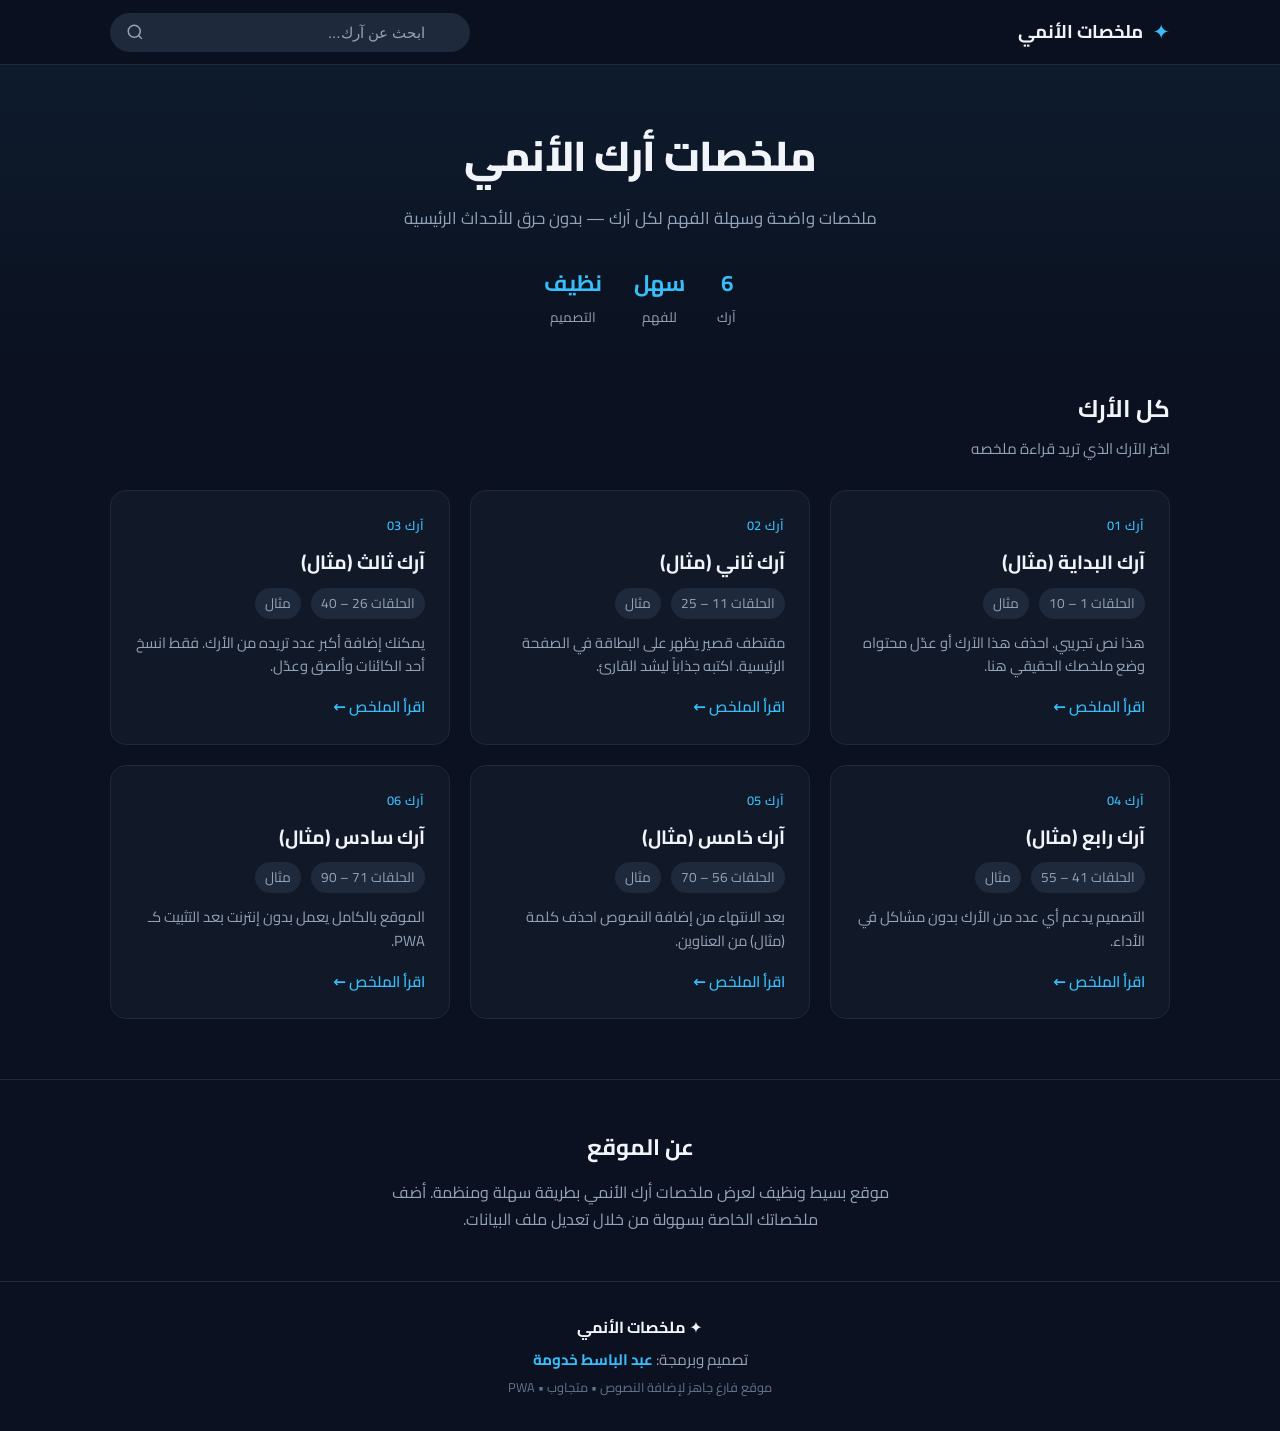
<file: index.html>
<!DOCTYPE html>
<html lang="ar" dir="rtl">
<head>
  <meta charset="UTF-8" />
  <meta name="viewport" content="width=device-width, initial-scale=1.0, viewport-fit=cover" />
  <meta name="theme-color" content="#0f172a" />
  <meta name="description" content="ملخصات أرك الأنمي - تصميم نظيف وسهل الاستخدام" />
  <meta name="author" content="عبد الباسط خدومة" />
  <title>ملخصات الأنمي | عبد الباسط خدومة</title>

  <!-- PWA -->
  <link rel="manifest" href="manifest.json" />
  <link rel="apple-touch-icon" href="icons/icon-192.png" />
  <meta name="apple-mobile-web-app-capable" content="yes" />
  <meta name="apple-mobile-web-app-status-bar-style" content="black-translucent" />

  <!-- Fonts -->
  <link rel="preconnect" href="https://fonts.googleapis.com" />
  <link rel="preconnect" href="https://fonts.gstatic.com" crossorigin />
  <link href="https://fonts.googleapis.com/css2?family=Cairo:wght@400;500;600;700;800&display=swap" rel="stylesheet" />

  <link rel="stylesheet" href="css/style.css" />
</head>
<body>
  <!-- Header -->
  <header class="header">
    <div class="container header-inner">
      <a href="index.html" class="logo">
        <span class="logo-icon">✦</span>
        <span class="logo-text">ملخصات الأنمي</span>
      </a>

      <div class="search-box">
        <input type="search" id="searchInput" placeholder="ابحث عن آرك..." autocomplete="off" />
        <svg class="search-icon" viewBox="0 0 24 24" fill="none" stroke="currentColor" stroke-width="2">
          <circle cx="11" cy="11" r="8"></circle>
          <path d="m21 21-4.35-4.35"></path>
        </svg>
      </div>

      <button class="menu-toggle" id="menuToggle" aria-label="القائمة">
        <span></span><span></span><span></span>
      </button>
    </div>
  </header>

  <!-- Mobile Nav -->
  <nav class="mobile-nav" id="mobileNav">
    <a href="index.html" class="active">الرئيسية</a>
    <a href="#arcs">كل الأرك</a>
    <a href="#about">عن الموقع</a>
  </nav>

  <!-- Hero -->
  <section class="hero">
    <div class="container">
      <h1>ملخصات أرك الأنمي</h1>
      <p class="hero-sub">ملخصات واضحة وسهلة الفهم لكل آرك — بدون حرق للأحداث الرئيسية</p>
      <div class="hero-stats">
        <div class="stat">
          <span class="stat-num" id="arcsCount">0</span>
          <span class="stat-label">آرك</span>
        </div>
        <div class="stat">
          <span class="stat-num">سهل</span>
          <span class="stat-label">للفهم</span>
        </div>
        <div class="stat">
          <span class="stat-num">نظيف</span>
          <span class="stat-label">التصميم</span>
        </div>
      </div>
    </div>
  </section>

  <!-- Arcs Grid -->
  <main class="main">
    <div class="container">
      <div class="section-header">
        <h2 id="arcs">كل الأرك</h2>
        <p class="section-desc">اختر الآرك الذي تريد قراءة ملخصه</p>
      </div>

      <div class="arcs-grid" id="arcsGrid">
        <!-- يتم ملؤها ديناميكياً من js/data.js -->
      </div>

      <div class="empty-state" id="emptyState" hidden>
        <p>لا توجد نتائج مطابقة لبحثك</p>
      </div>
    </div>
  </main>

  <!-- About -->
  <section class="about" id="about">
    <div class="container">
      <h2>عن الموقع</h2>
      <p>
        موقع بسيط ونظيف لعرض ملخصات أرك الأنمي بطريقة سهلة ومنظمة.
        أضف ملخصاتك الخاصة بسهولة من خلال تعديل ملف البيانات.
      </p>
    </div>
  </section>

  <!-- Footer -->
  <footer class="footer">
    <div class="container">
      <p class="footer-brand">✦ ملخصات الأنمي</p>
      <p class="footer-credit">تصميم وبرمجة: <strong>عبد الباسط خدومة</strong></p>
      <p class="footer-note">موقع فارغ جاهز لإضافة النصوص • متجاوب • PWA</p>
    </div>
  </footer>

  <script src="js/data.js"></script>
  <script src="js/app.js"></script>
</body>
</html>
</file>
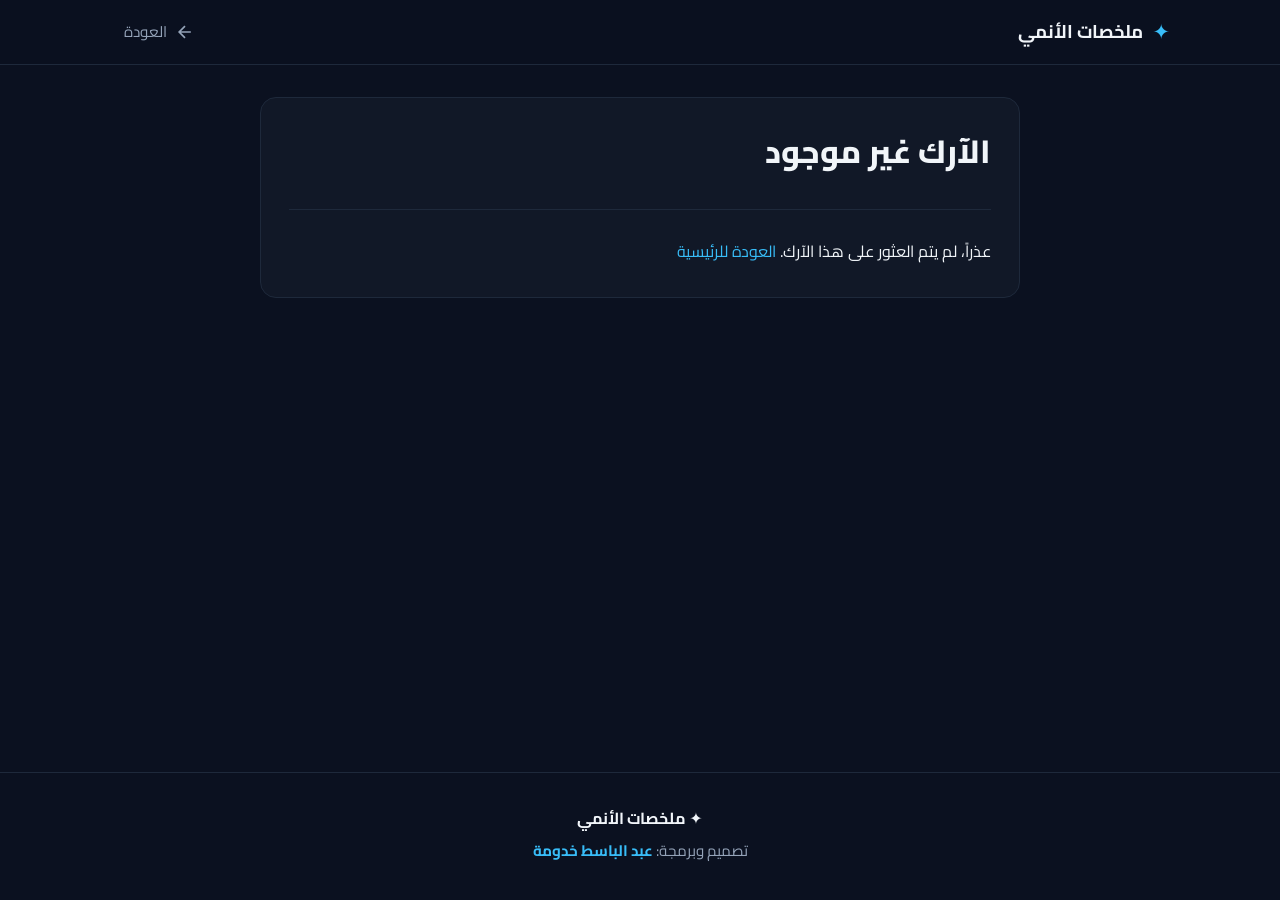
<file: arc.html>
<!DOCTYPE html>
<html lang="ar" dir="rtl">
<head>
  <meta charset="UTF-8" />
  <meta name="viewport" content="width=device-width, initial-scale=1.0, viewport-fit=cover" />
  <meta name="theme-color" content="#0f172a" />
  <meta name="author" content="عبد الباسط خدومة" />
  <title>ملخص الآرك | عبد الباسط خدومة</title>

  <link rel="manifest" href="manifest.json" />
  <link rel="apple-touch-icon" href="icons/icon-192.png" />
  <meta name="apple-mobile-web-app-capable" content="yes" />

  <link rel="preconnect" href="https://fonts.googleapis.com" />
  <link rel="preconnect" href="https://fonts.gstatic.com" crossorigin />
  <link href="https://fonts.googleapis.com/css2?family=Cairo:wght@400;500;600;700;800&display=swap" rel="stylesheet" />

  <link rel="stylesheet" href="css/style.css" />
</head>
<body>
  <header class="header">
    <div class="container header-inner">
      <a href="index.html" class="logo">
        <span class="logo-icon">✦</span>
        <span class="logo-text">ملخصات الأنمي</span>
      </a>

      <a href="index.html" class="back-btn">
        <svg viewBox="0 0 24 24" fill="none" stroke="currentColor" stroke-width="2" width="20" height="20">
          <path d="M19 12H5M12 19l-7-7 7-7"/>
        </svg>
        العودة
      </a>
    </div>
  </header>

  <main class="main arc-page">
    <div class="container">
      <article class="arc-article" id="arcContent">
        <!-- يتم ملؤها من JavaScript -->
        <div class="loading">جاري التحميل...</div>
      </article>
    </div>
  </main>

  <footer class="footer">
    <div class="container">
      <p class="footer-brand">✦ ملخصات الأنمي</p>
      <p class="footer-credit">تصميم وبرمجة: <strong>عبد الباسط خدومة</strong></p>
    </div>
  </footer>

  <script src="js/data.js"></script>
  <script src="js/arc.js"></script>
</body>
</html>
</file>
<file: css/style.css>
/* ===== Variables ===== */
:root {
  --bg: #0b1120;
  --bg-card: #111827;
  --bg-elevated: #1e293b;
  --border: #1e293b;
  --text: #f1f5f9;
  --text-muted: #94a3b8;
  --accent: #38bdf8;
  --accent-hover: #7dd3fc;
  --accent-soft: rgba(56, 189, 248, 0.12);
  --radius: 16px;
  --radius-sm: 10px;
  --shadow: 0 4px 24px rgba(0, 0, 0, 0.35);
  --transition: 0.25s ease;
  --font: 'Cairo', system-ui, -apple-system, sans-serif;
}

/* ===== Reset & Base ===== */
*, *::before, *::after {
  box-sizing: border-box;
  margin: 0;
  padding: 0;
}

html {
  scroll-behavior: smooth;
  -webkit-text-size-adjust: 100%;
}

body {
  font-family: var(--font);
  background: var(--bg);
  color: var(--text);
  line-height: 1.7;
  min-height: 100vh;
  display: flex;
  flex-direction: column;
}

img { max-width: 100%; display: block; }
a { color: inherit; text-decoration: none; }
button { font-family: inherit; cursor: pointer; border: none; background: none; }
ul, ol { list-style: none; }

.container {
  width: 100%;
  max-width: 1100px;
  margin: 0 auto;
  padding: 0 20px;
}

/* ===== Header ===== */
.header {
  position: sticky;
  top: 0;
  z-index: 100;
  background: rgba(11, 17, 32, 0.85);
  backdrop-filter: blur(16px);
  -webkit-backdrop-filter: blur(16px);
  border-bottom: 1px solid var(--border);
}

.header-inner {
  display: flex;
  align-items: center;
  justify-content: space-between;
  height: 64px;
  gap: 16px;
}

.logo {
  display: flex;
  align-items: center;
  gap: 10px;
  font-weight: 700;
  font-size: 1.15rem;
  white-space: nowrap;
}

.logo-icon {
  color: var(--accent);
  font-size: 1.3rem;
}

.search-box {
  position: relative;
  flex: 1;
  max-width: 360px;
}

.search-box input {
  width: 100%;
  background: var(--bg-elevated);
  border: 1px solid var(--border);
  border-radius: 999px;
  padding: 10px 44px 10px 18px;
  color: var(--text);
  font-size: 0.95rem;
  outline: none;
  transition: border-color var(--transition), box-shadow var(--transition);
}

.search-box input:focus {
  border-color: var(--accent);
  box-shadow: 0 0 0 3px var(--accent-soft);
}

.search-box input::placeholder {
  color: var(--text-muted);
}

.search-icon {
  position: absolute;
  left: 16px;
  top: 50%;
  transform: translateY(-50%);
  width: 18px;
  height: 18px;
  color: var(--text-muted);
  pointer-events: none;
}

.menu-toggle {
  display: none;
  flex-direction: column;
  gap: 5px;
  padding: 8px;
}

.menu-toggle span {
  display: block;
  width: 22px;
  height: 2px;
  background: var(--text);
  border-radius: 2px;
  transition: var(--transition);
}

.back-btn {
  display: flex;
  align-items: center;
  gap: 8px;
  color: var(--text-muted);
  font-size: 0.95rem;
  padding: 8px 14px;
  border-radius: 999px;
  transition: color var(--transition), background var(--transition);
}

.back-btn:hover {
  color: var(--accent);
  background: var(--accent-soft);
}

/* Mobile Nav */
.mobile-nav {
  display: none;
  flex-direction: column;
  background: var(--bg-card);
  border-bottom: 1px solid var(--border);
  padding: 12px 20px;
}

.mobile-nav a {
  padding: 12px 0;
  color: var(--text-muted);
  font-weight: 500;
  border-bottom: 1px solid var(--border);
}

.mobile-nav a:last-child { border-bottom: none; }
.mobile-nav a.active,
.mobile-nav a:hover { color: var(--accent); }

.mobile-nav.open { display: flex; }

/* ===== Hero ===== */
.hero {
  padding: 56px 0 40px;
  text-align: center;
  background: linear-gradient(180deg, rgba(56, 189, 248, 0.06) 0%, transparent 100%);
}

.hero h1 {
  font-size: clamp(1.8rem, 5vw, 2.6rem);
  font-weight: 800;
  margin-bottom: 12px;
  letter-spacing: -0.02em;
}

.hero-sub {
  color: var(--text-muted);
  font-size: 1.05rem;
  max-width: 480px;
  margin: 0 auto 32px;
}

.hero-stats {
  display: flex;
  justify-content: center;
  gap: 32px;
  flex-wrap: wrap;
}

.stat {
  display: flex;
  flex-direction: column;
  align-items: center;
  gap: 4px;
}

.stat-num {
  font-size: 1.4rem;
  font-weight: 700;
  color: var(--accent);
}

.stat-label {
  font-size: 0.85rem;
  color: var(--text-muted);
}

/* ===== Main & Section ===== */
.main {
  flex: 1;
  padding: 20px 0 60px;
}

.section-header {
  margin-bottom: 28px;
}

.section-header h2 {
  font-size: 1.5rem;
  font-weight: 700;
  margin-bottom: 6px;
}

.section-desc {
  color: var(--text-muted);
  font-size: 0.95rem;
}

/* ===== Arcs Grid ===== */
.arcs-grid {
  display: grid;
  grid-template-columns: repeat(auto-fill, minmax(280px, 1fr));
  gap: 20px;
}

.arc-card {
  background: var(--bg-card);
  border: 1px solid var(--border);
  border-radius: var(--radius);
  padding: 24px;
  transition: transform var(--transition), border-color var(--transition), box-shadow var(--transition);
  display: flex;
  flex-direction: column;
  gap: 12px;
  position: relative;
  overflow: hidden;
}

.arc-card::before {
  content: '';
  position: absolute;
  top: 0;
  right: 0;
  width: 4px;
  height: 100%;
  background: var(--accent);
  opacity: 0;
  transition: opacity var(--transition);
}

.arc-card:hover {
  transform: translateY(-4px);
  border-color: rgba(56, 189, 248, 0.35);
  box-shadow: var(--shadow);
}

.arc-card:hover::before {
  opacity: 1;
}

.arc-number {
  font-size: 0.8rem;
  font-weight: 600;
  color: var(--accent);
  letter-spacing: 0.04em;
}

.arc-title {
  font-size: 1.2rem;
  font-weight: 700;
  line-height: 1.4;
}

.arc-meta {
  display: flex;
  flex-wrap: wrap;
  gap: 10px;
  font-size: 0.85rem;
  color: var(--text-muted);
}

.arc-meta span {
  background: var(--bg-elevated);
  padding: 4px 10px;
  border-radius: 999px;
}

.arc-excerpt {
  color: var(--text-muted);
  font-size: 0.92rem;
  line-height: 1.6;
  display: -webkit-box;
  -webkit-line-clamp: 3;
  -webkit-box-orient: vertical;
  overflow: hidden;
  flex: 1;
}

.arc-link {
  display: inline-flex;
  align-items: center;
  gap: 6px;
  color: var(--accent);
  font-weight: 600;
  font-size: 0.95rem;
  margin-top: 4px;
  transition: gap var(--transition);
}

.arc-card:hover .arc-link {
  gap: 10px;
}

.empty-state {
  text-align: center;
  padding: 60px 20px;
  color: var(--text-muted);
  font-size: 1.1rem;
}

/* ===== Arc Page ===== */
.arc-page {
  padding-top: 32px;
}

.arc-article {
  background: var(--bg-card);
  border: 1px solid var(--border);
  border-radius: var(--radius);
  padding: 32px 28px;
  max-width: 760px;
  margin: 0 auto;
}

.arc-header {
  margin-bottom: 28px;
  padding-bottom: 24px;
  border-bottom: 1px solid var(--border);
}

.arc-header .arc-number {
  display: inline-block;
  margin-bottom: 8px;
}

.arc-header h1 {
  font-size: clamp(1.5rem, 4vw, 2rem);
  font-weight: 800;
  margin-bottom: 12px;
  line-height: 1.35;
}

.arc-header .arc-meta {
  margin-top: 8px;
}

.arc-body {
  font-size: 1.05rem;
  line-height: 1.85;
  color: #e2e8f0;
}

.arc-body p {
  margin-bottom: 1.25em;
}

.arc-body h2,
.arc-body h3 {
  margin: 1.8em 0 0.7em;
  font-weight: 700;
  color: var(--text);
}

.arc-body h2 { font-size: 1.35rem; }
.arc-body h3 { font-size: 1.15rem; }

.arc-body ul,
.arc-body ol {
  margin: 0 0 1.25em 1.4em;
  list-style: disc;
}

.arc-body li {
  margin-bottom: 0.4em;
}

.placeholder-text {
  color: var(--text-muted);
  font-style: italic;
  background: var(--accent-soft);
  border-right: 3px solid var(--accent);
  padding: 16px 18px;
  border-radius: 0 var(--radius-sm) var(--radius-sm) 0;
}

.loading {
  text-align: center;
  padding: 40px;
  color: var(--text-muted);
}

/* ===== About ===== */
.about {
  padding: 48px 0;
  text-align: center;
  border-top: 1px solid var(--border);
}

.about h2 {
  font-size: 1.4rem;
  margin-bottom: 12px;
}

.about p {
  color: var(--text-muted);
  max-width: 520px;
  margin: 0 auto;
  font-size: 1rem;
}

/* ===== Footer ===== */
.footer {
  margin-top: auto;
  padding: 32px 0;
  border-top: 1px solid var(--border);
  text-align: center;
}

.footer-brand {
  font-weight: 700;
  margin-bottom: 6px;
}

.footer-credit {
  color: var(--text-muted);
  font-size: 0.95rem;
  margin-bottom: 4px;
}

.footer-credit strong {
  color: var(--accent);
}

.footer-note {
  font-size: 0.8rem;
  color: #64748b;
}

/* ===== Responsive ===== */
@media (max-width: 720px) {
  .search-box {
    display: none;
  }

  .menu-toggle {
    display: flex;
  }

  .hero {
    padding: 40px 0 28px;
  }

  .hero-stats {
    gap: 24px;
  }

  .arcs-grid {
    grid-template-columns: 1fr;
  }

  .arc-article {
    padding: 24px 18px;
  }
}

@media (max-width: 480px) {
  .header-inner {
    height: 56px;
  }

  .logo-text {
    font-size: 1rem;
  }
}

/* Focus visible for accessibility */
:focus-visible {
  outline: 2px solid var(--accent);
  outline-offset: 3px;
}
</file>
